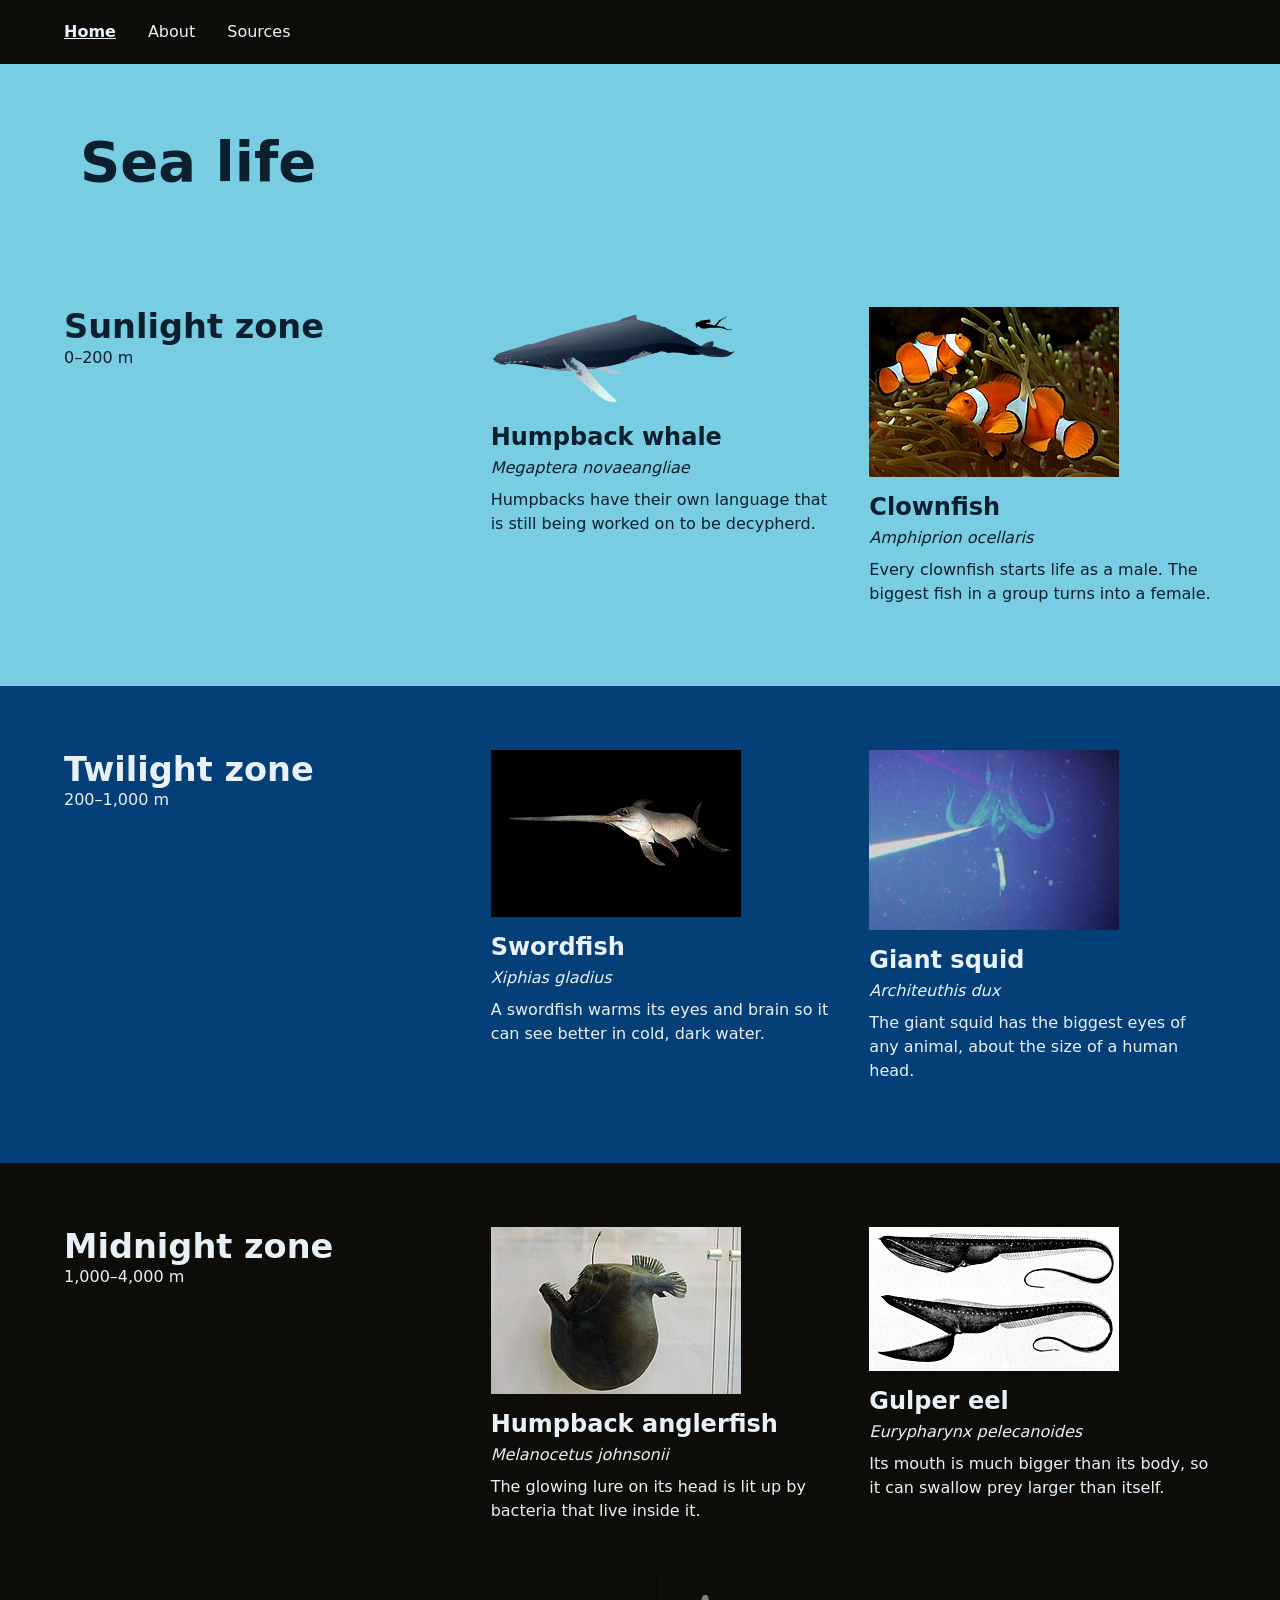
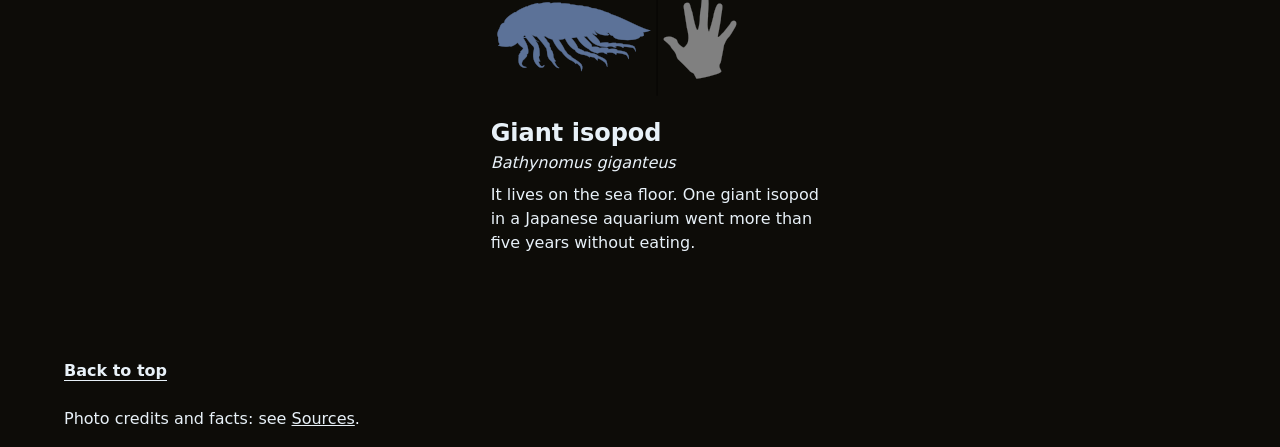
<file: index.html>
<!DOCTYPE html>
<html lang="en">
<head>
  <meta charset="UTF-8">
  <meta name="viewport" content="width=device-width, initial-scale=1.0">
  <title>Sea life</title>
  <link rel="stylesheet" href="css/style.css">
</head>
<body>
  <a href="#main" class="skip-link">Skip to content</a>

  <header class="site-header">
    <div class="site-header__inner">
      <nav class="site-nav" aria-label="Main">
        <ul>
          <li><a href="index.html" aria-current="page">Home</a></li>
          <li><a href="about.html">About</a></li>
          <li><a href="sources.html">Sources</a></li>
        </ul>
      </nav>
    </div>
  </header>

  <main id="main">
    <div class="intro">
      <h1>Sea life</h1>
    </div>

    <section id="sunlight" class="zone zone--sunlight" aria-labelledby="sunlight-heading">
      <div class="zone__inner">
        <div>
          <h2 id="sunlight-heading">Sunlight zone <span class="zone__depth">0–200 m</span></h2>
        </div>
        <div class="zone__species">
          <figure class="species" id="humpback-whale">
            <img src="img/Humpback_Whale.png" alt="Humpback whale">
            <figcaption>
              <h3>Humpback whale</h3>
              <p class="species__latin">Megaptera novaeangliae</p>
              <p>Humpbacks have their own language that is still being worked on to be decypherd.</p>
            </figcaption>
          </figure>
          <figure class="species" id="clownfish">
            <img src="img/Clownfish.png" alt="Clownfish">
            <figcaption>
              <h3>Clownfish</h3>
              <p class="species__latin">Amphiprion ocellaris</p>
              <p>Every clownfish starts life as a male. The biggest fish in a group turns into a female.</p>
            </figcaption>
          </figure>
        </div>
      </div>
    </section>

    <section id="twilight" class="zone zone--twilight" aria-labelledby="twilight-heading">
      <div class="zone__inner">
        <div>
          <h2 id="twilight-heading">Twilight zone <span class="zone__depth">200–1,000 m</span></h2>
        </div>
        <div class="zone__species">
          <figure class="species" id="swordfish">
            <img src="img/swordfish.png" alt="Swordfish">
            <figcaption>
              <h3>Swordfish</h3>
              <p class="species__latin">Xiphias gladius</p>
              <p>A swordfish warms its eyes and brain so it can see better in cold, dark water.</p>
            </figcaption>
          </figure>
          <figure class="species" id="giant-squid">
            <img src="img/giant_squid.png" alt="Giant squid">
            <figcaption>
              <h3>Giant squid</h3>
              <p class="species__latin">Architeuthis dux</p>
              <p>The giant squid has the biggest eyes of any animal, about the size of a human head.</p>
            </figcaption>
          </figure>
        </div>
      </div>
    </section>

    <section id="midnight" class="zone zone--midnight" aria-labelledby="midnight-heading">
      <div class="zone__inner">
        <div>
          <h2 id="midnight-heading">Midnight zone <span class="zone__depth">1,000–4,000 m</span></h2>
        </div>
        <div class="zone__species">
          <figure class="species" id="anglerfish">
            <img src="img/anglerfish.png" alt="Humpback anglerfish">
            <figcaption>
              <h3>Humpback anglerfish</h3>
              <p class="species__latin">Melanocetus johnsonii</p>
              <p>The glowing lure on its head is lit up by bacteria that live inside it.</p>
            </figcaption>
          </figure>
          <figure class="species" id="gulper-eel">
            <img src="img/pelican_eel.png" alt="Gulper eel">
            <figcaption>
              <h3>Gulper eel</h3>
              <p class="species__latin">Eurypharynx pelecanoides</p>
              <p>Its mouth is much bigger than its body, so it can swallow prey larger than itself.</p>
            </figcaption>
          </figure>
          <figure class="species" id="giant-isopod">
            <img src="img/isopod.png" alt="Giant isopod">
            <figcaption>
              <h3>Giant isopod</h3>
              <p class="species__latin">Bathynomus giganteus</p>
              <p>It lives on the sea floor. One giant isopod in a Japanese aquarium went more than five years without eating.</p>
            </figcaption>
          </figure>
        </div>
      </div>
    </section>
  </main>

  <footer class="site-footer">
    <div class="site-footer__inner">
      <a class="button" href="#main">Back to top</a>
      <p>Photo credits and facts: see <a href="sources.html">Sources</a>.</p>
    </div>
  </footer>
</body>
</html>
</file>
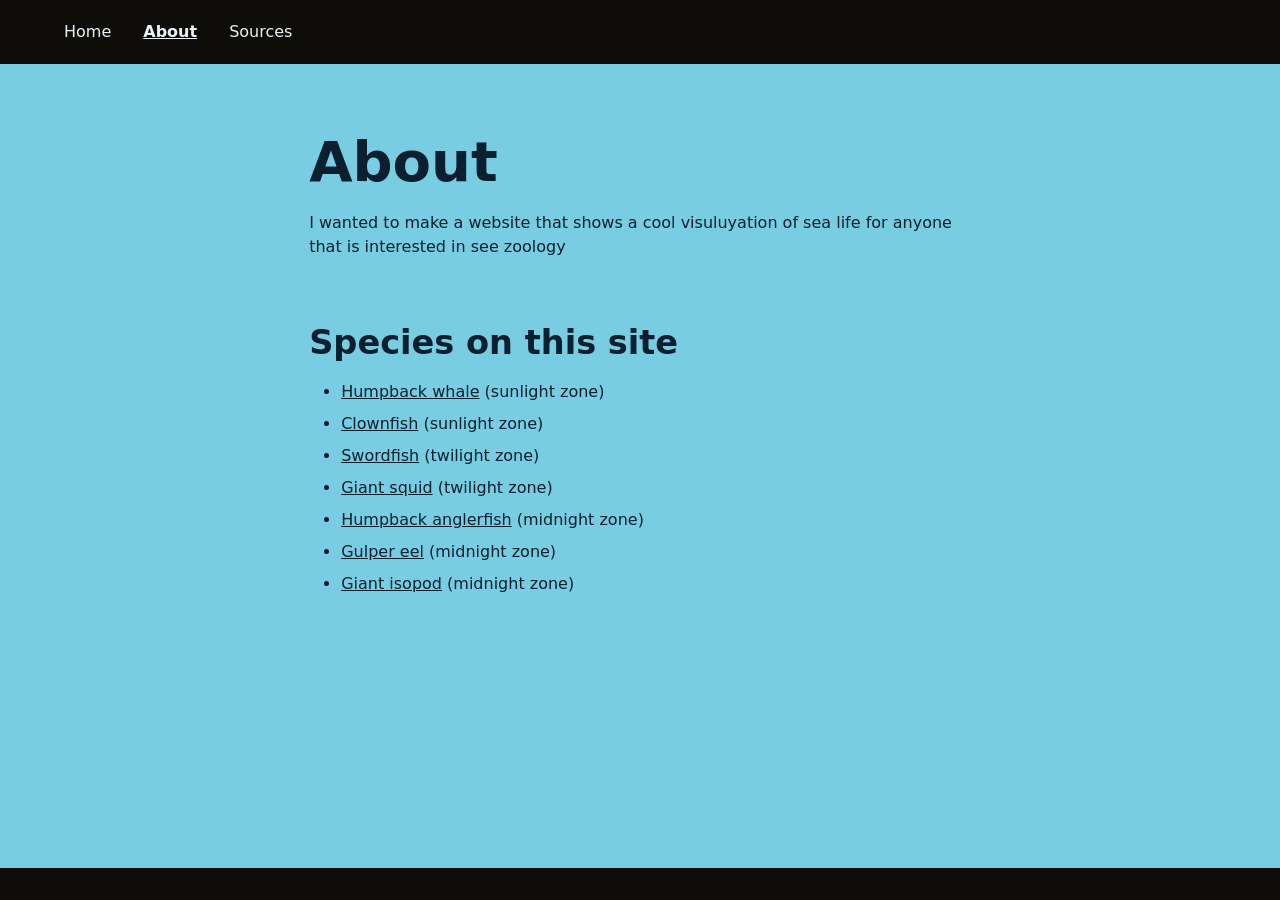
<file: about.html>
<!DOCTYPE html>
<html lang="en">
<head>
  <meta charset="UTF-8">
  <meta name="viewport" content="width=device-width, initial-scale=1.0">
  <title>About · Sea life</title>
  <link rel="stylesheet" href="css/style.css">
</head>
<body>
  <a href="#main" class="skip-link">Skip to content</a>

  <header class="site-header">
    <div class="site-header__inner">
      <nav class="site-nav" aria-label="Main">
        <ul>
          <li><a href="index.html">Home</a></li>
          <li><a href="about.html" aria-current="page">About</a></li>
          <li><a href="sources.html">Sources</a></li>
        </ul>
      </nav>
    </div>
  </header>

  <main id="main" class="page">
    <h1>About</h1>
    <p>I wanted to make a website that shows a cool visuluyation of sea life for anyone that is interested in see zoology</p>

    <h2>Species on this site</h2>
    <ul>
      <li><a href="index.html#humpback-whale">Humpback whale</a> (sunlight zone)</li>
      <li><a href="index.html#clownfish">Clownfish</a> (sunlight zone)</li>
      <li><a href="index.html#swordfish">Swordfish</a> (twilight zone)</li>
      <li><a href="index.html#giant-squid">Giant squid</a> (twilight zone)</li>
      <li><a href="index.html#anglerfish">Humpback anglerfish</a> (midnight zone)</li>
      <li><a href="index.html#gulper-eel">Gulper eel</a> (midnight zone)</li>
      <li><a href="index.html#giant-isopod">Giant isopod</a> (midnight zone)</li>
    </ul>
  </main>

  <footer class="site-footer">

  </footer>
</body>
</html>
</file>
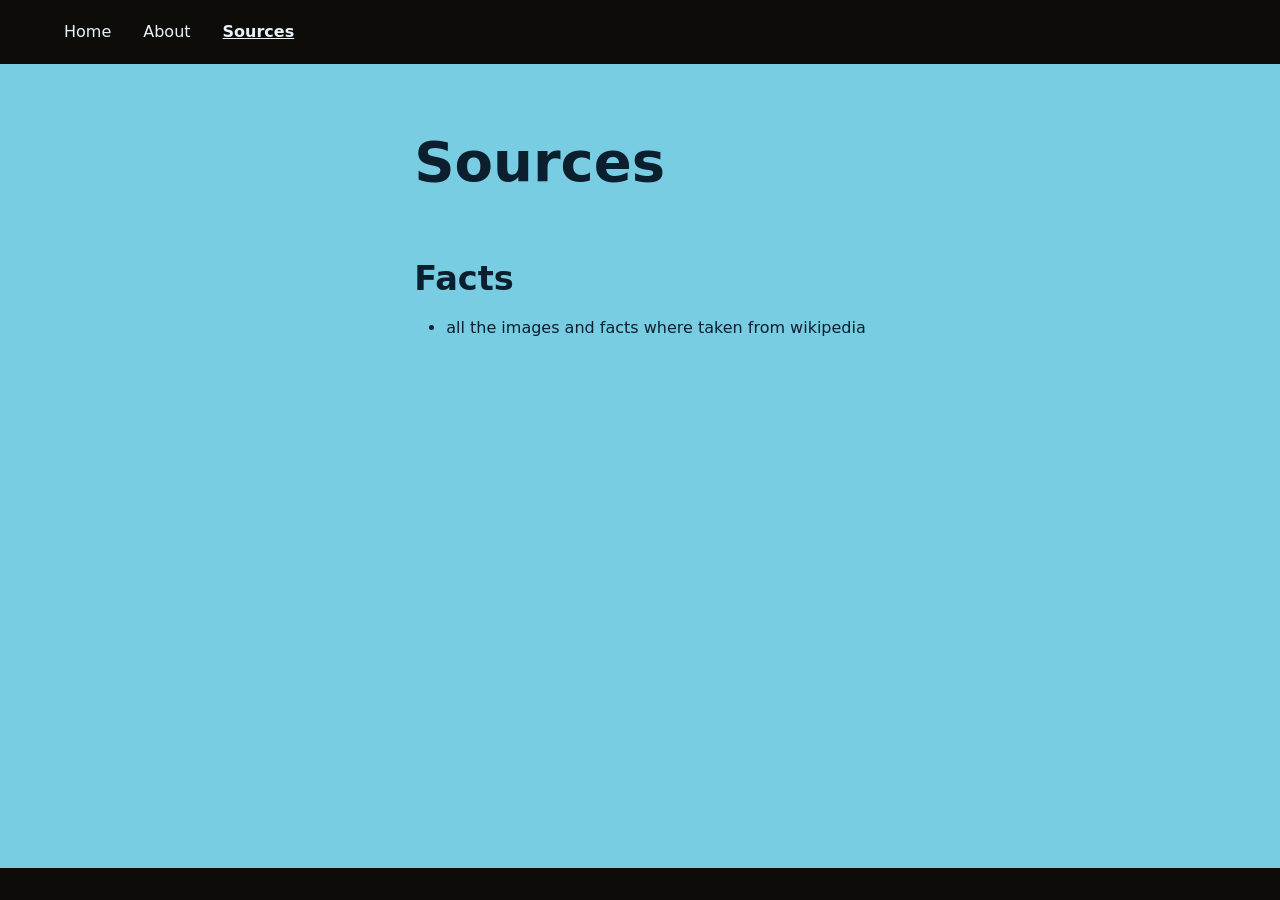
<file: sources.html>
<!DOCTYPE html>
<html lang="en">
<head>
  <meta charset="UTF-8">
  <meta name="viewport" content="width=device-width, initial-scale=1.0">
  <title>Sources · Sea life</title>
  <link rel="stylesheet" href="css/style.css">
</head>
<body>
  <a href="#main" class="skip-link">Skip to content</a>

  <header class="site-header">
    <div class="site-header__inner">
      <nav class="site-nav" aria-label="Main">
        <ul>
          <li><a href="index.html">Home</a></li>
          <li><a href="about.html">About</a></li>
          <li><a href="sources.html" aria-current="page">Sources</a></li>
        </ul>
      </nav>
    </div>
  </header>

  <main id="main" class="page">
    <h1>Sources</h1>

    <h2>Facts</h2>
    <ul>
      <li>all the images and facts where taken from wikipedia</li>
  
    </ul>


  </main>

  <footer class="site-footer">

  </footer>
</body>
</html>
</file>
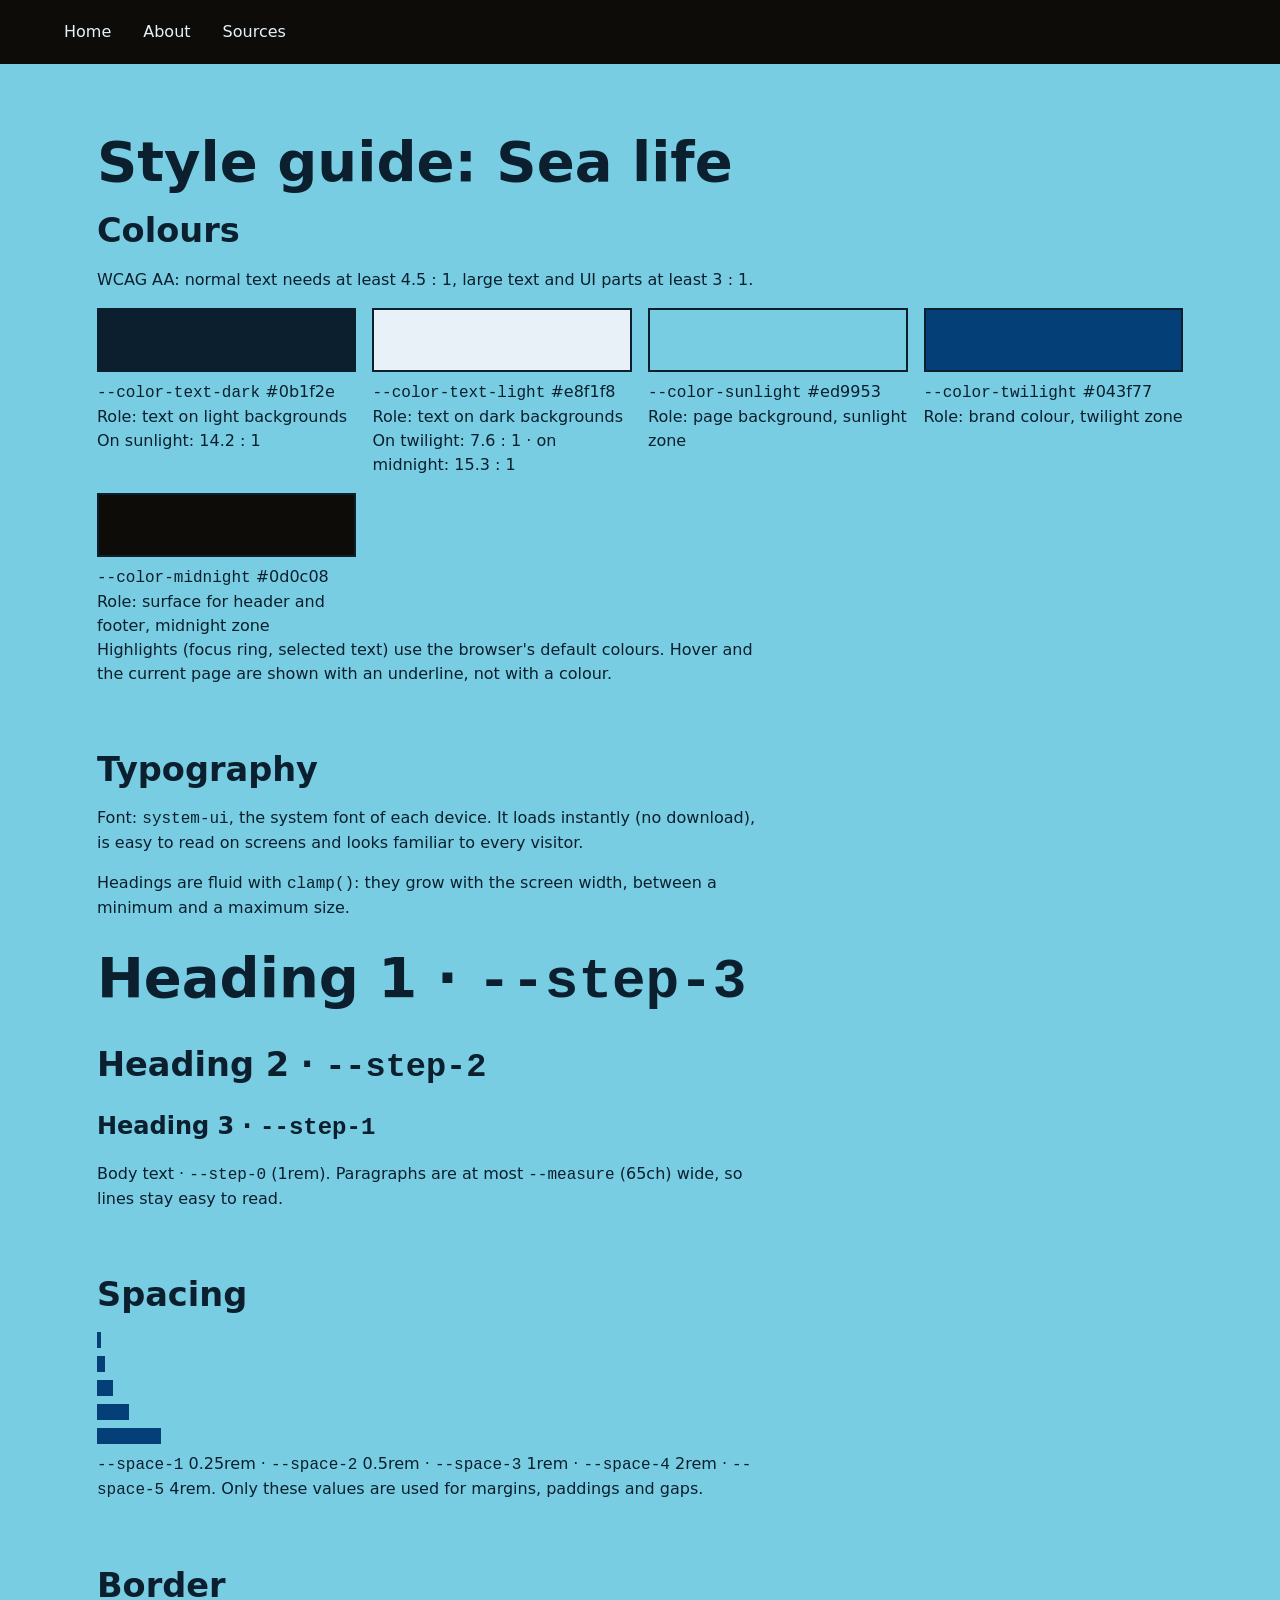
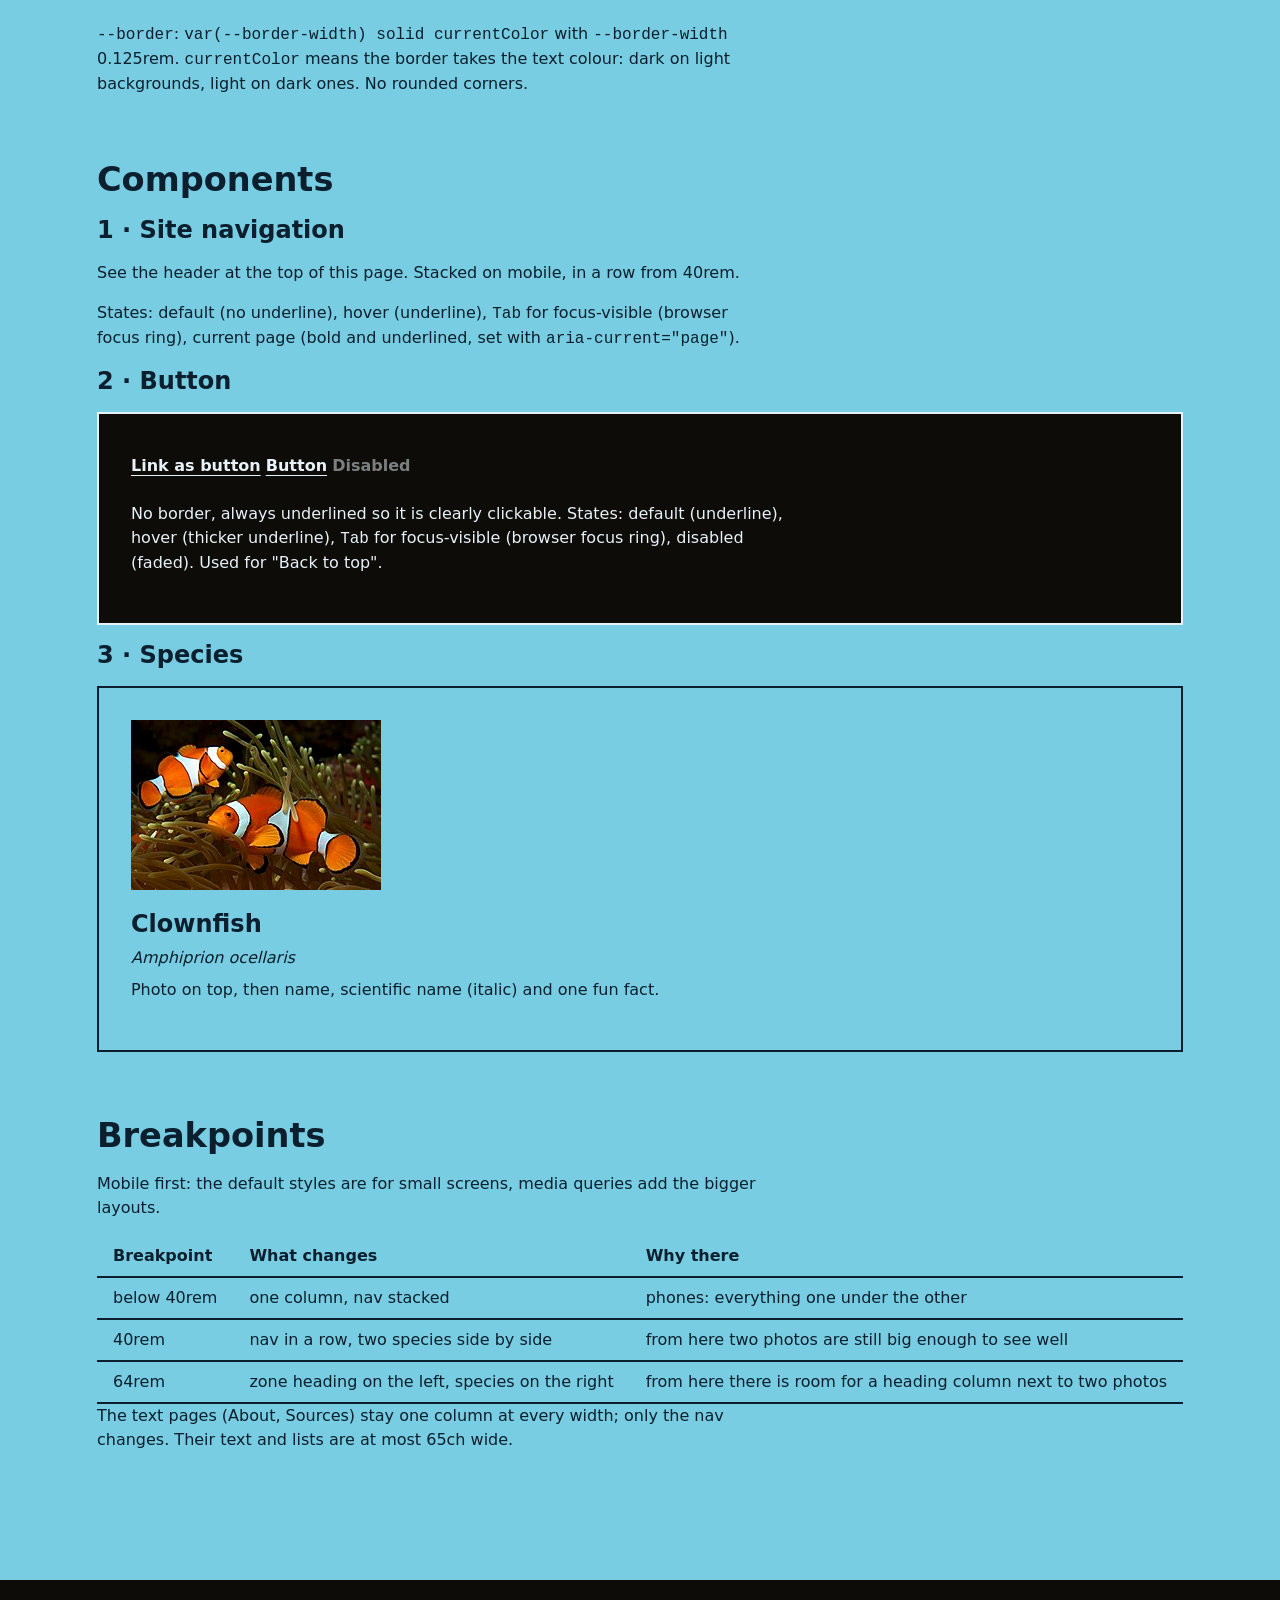
<file: styleguide.html>
<!DOCTYPE html>
<html lang="en">
<head>
  <meta charset="UTF-8">
  <meta name="viewport" content="width=device-width, initial-scale=1.0">
  <title>Style guide · Sea life</title>
  <link rel="stylesheet" href="css/style.css">
  <style>
    .guide { max-width: var(--content-width); margin-inline: auto; padding: var(--space-5) var(--space-3); }
    .guide > section { margin-bottom: var(--space-5); }
    .swatches {
      list-style: none; margin: 0; padding: 0;
      display: grid; grid-template-columns: repeat(auto-fill, minmax(14rem, 1fr)); gap: var(--space-3);
    }
    .swatch div { height: var(--space-5); border: var(--border); }
    .swatch p { margin: var(--space-2) 0 0; }
    .spaces div { background: var(--color-twilight); height: var(--space-3); margin-bottom: var(--space-2); }
    .demo { padding: var(--space-4); margin-bottom: var(--space-3); border: var(--border); }
    .demo--dark { background: var(--color-midnight); color: var(--color-text-light); }
    table { border-collapse: collapse; }
    th, td { text-align: left; padding: var(--space-2) var(--space-3); border-bottom: var(--border); }
  </style>
</head>
<body>
  <a href="#main" class="skip-link">Skip to content</a>

  <header class="site-header">
    <div class="site-header__inner">
      <nav class="site-nav" aria-label="Main">
        <ul>
          <li><a href="index.html">Home</a></li>
          <li><a href="about.html">About</a></li>
          <li><a href="sources.html">Sources</a></li>
        </ul>
      </nav>
    </div>
  </header>

  <main id="main" class="guide">
    <h1>Style guide: Sea life</h1>

    <section aria-labelledby="colours">
      <h2 id="colours">Colours</h2>
      <p>WCAG AA: normal text needs at least 4.5&nbsp;:&nbsp;1, large text and UI parts at least 3&nbsp;:&nbsp;1.</p>
      <ul class="swatches">
        <li class="swatch">
          <div style="background: var(--color-text-dark)"></div>
          <p><code>--color-text-dark</code> #0b1f2e<br>Role: text on light backgrounds<br>On sunlight: 14.2&nbsp;:&nbsp;1</p>
        </li>
        <li class="swatch">
          <div style="background: var(--color-text-light)"></div>
          <p><code>--color-text-light</code> #e8f1f8<br>Role: text on dark backgrounds<br>On twilight: 7.6&nbsp;:&nbsp;1 · on midnight: 15.3&nbsp;:&nbsp;1</p>
        </li>
        <li class="swatch">
          <div style="background: var(--color-sunlight)"></div>
          <p><code>--color-sunlight</code> #ed9953<br>Role: page background, sunlight zone</p>
        </li>
        <li class="swatch">
          <div style="background: var(--color-twilight)"></div>
          <p><code>--color-twilight</code> #043f77<br>Role: brand colour, twilight zone</p>
        </li>
        <li class="swatch">
          <div style="background: var(--color-midnight)"></div>
          <p><code>--color-midnight</code> #0d0c08<br>Role: surface for header and footer, midnight zone</p>
        </li>
      </ul>
      <p>Highlights (focus ring, selected text) use the browser's default colours. Hover and the current page are shown with an underline, not with a colour.</p>
    </section>

    <section aria-labelledby="type">
      <h2 id="type">Typography</h2>
      <p>Font: <code>system-ui</code>, the system font of each device. It loads instantly (no download), is easy to read on screens and looks familiar to every visitor.</p>
      <p>Headings are fluid with <code>clamp()</code>: they grow with the screen width, between a minimum and a maximum size.</p>
      <p style="font-size: var(--step-3); font-weight: 700;">Heading 1 · <code>--step-3</code></p>
      <p style="font-size: var(--step-2); font-weight: 700;">Heading 2 · <code>--step-2</code></p>
      <p style="font-size: var(--step-1); font-weight: 700;">Heading 3 · <code>--step-1</code></p>
      <p>Body text · <code>--step-0</code> (1rem). Paragraphs are at most <code>--measure</code> (65ch) wide, so lines stay easy to read.</p>
    </section>

    <section aria-labelledby="space">
      <h2 id="space">Spacing</h2>
      <div class="spaces">
        <div style="width: var(--space-1)"></div>
        <div style="width: var(--space-2)"></div>
        <div style="width: var(--space-3)"></div>
        <div style="width: var(--space-4)"></div>
        <div style="width: var(--space-5)"></div>
      </div>
      <p><code>--space-1</code> 0.25rem · <code>--space-2</code> 0.5rem · <code>--space-3</code> 1rem · <code>--space-4</code> 2rem · <code>--space-5</code> 4rem. Only these values are used for margins, paddings and gaps.</p>
    </section>

    <section aria-labelledby="border">
      <h2 id="border">Border</h2>
      <p><code>--border</code>: <code>var(--border-width) solid currentColor</code> with <code>--border-width</code> 0.125rem. <code>currentColor</code> means the border takes the text colour: dark on light backgrounds, light on dark ones. No rounded corners.</p>
    </section>

    <section aria-labelledby="components">
      <h2 id="components">Components</h2>

      <h3>1 · Site navigation</h3>
      <p>See the header at the top of this page. Stacked on mobile, in a row from 40rem.</p>
      <p>States: default (no underline), hover (underline), <kbd>Tab</kbd> for focus-visible (browser focus ring), current page (bold and underlined, set with <code>aria-current="page"</code>).</p>

      <h3>2 · Button</h3>
      <div class="demo demo--dark">
        <p>
          <a class="button" href="#components">Link as button</a>
          <button class="button" type="button">Button</button>
          <button class="button" type="button" disabled>Disabled</button>
        </p>
        <p>No border, always underlined so it is clearly clickable. States: default (underline), hover (thicker underline), <kbd>Tab</kbd> for focus-visible (browser focus ring), disabled (faded). Used for "Back to top".</p>
      </div>

      <h3>3 · Species</h3>
      <div class="demo">
        <figure class="species">
          <img src="img/Clownfish.png" alt="Clownfish">
          <figcaption>
            <p style="font-size: var(--step-1); font-weight: 700; margin-bottom: var(--space-1);">Clownfish</p>
            <p class="species__latin">Amphiprion ocellaris</p>
            <p>Photo on top, then name, scientific name (italic) and one fun fact.</p>
          </figcaption>
        </figure>
      </div>
    </section>

    <section aria-labelledby="breakpoints">
      <h2 id="breakpoints">Breakpoints</h2>
      <p>Mobile first: the default styles are for small screens, media queries add the bigger layouts.</p>
      <table>
        <thead>
          <tr><th scope="col">Breakpoint</th><th scope="col">What changes</th><th scope="col">Why there</th></tr>
        </thead>
        <tbody>
          <tr><td>below 40rem</td><td>one column, nav stacked</td><td>phones: everything one under the other</td></tr>
          <tr><td>40rem</td><td>nav in a row, two species side by side</td><td>from here two photos are still big enough to see well</td></tr>
          <tr><td>64rem</td><td>zone heading on the left, species on the right</td><td>from here there is room for a heading column next to two photos</td></tr>
        </tbody>
      </table>
      <p>The text pages (About, Sources) stay one column at every width; only the nav changes. Their text and lists are at most 65ch wide.</p>
    </section>
  </main>

  <footer class="site-footer">
    <div class="site-footer__inner">
      <a class="button" href="#main">Back to top</a>
    </div>
  </footer>
</body>
</html>
</file>
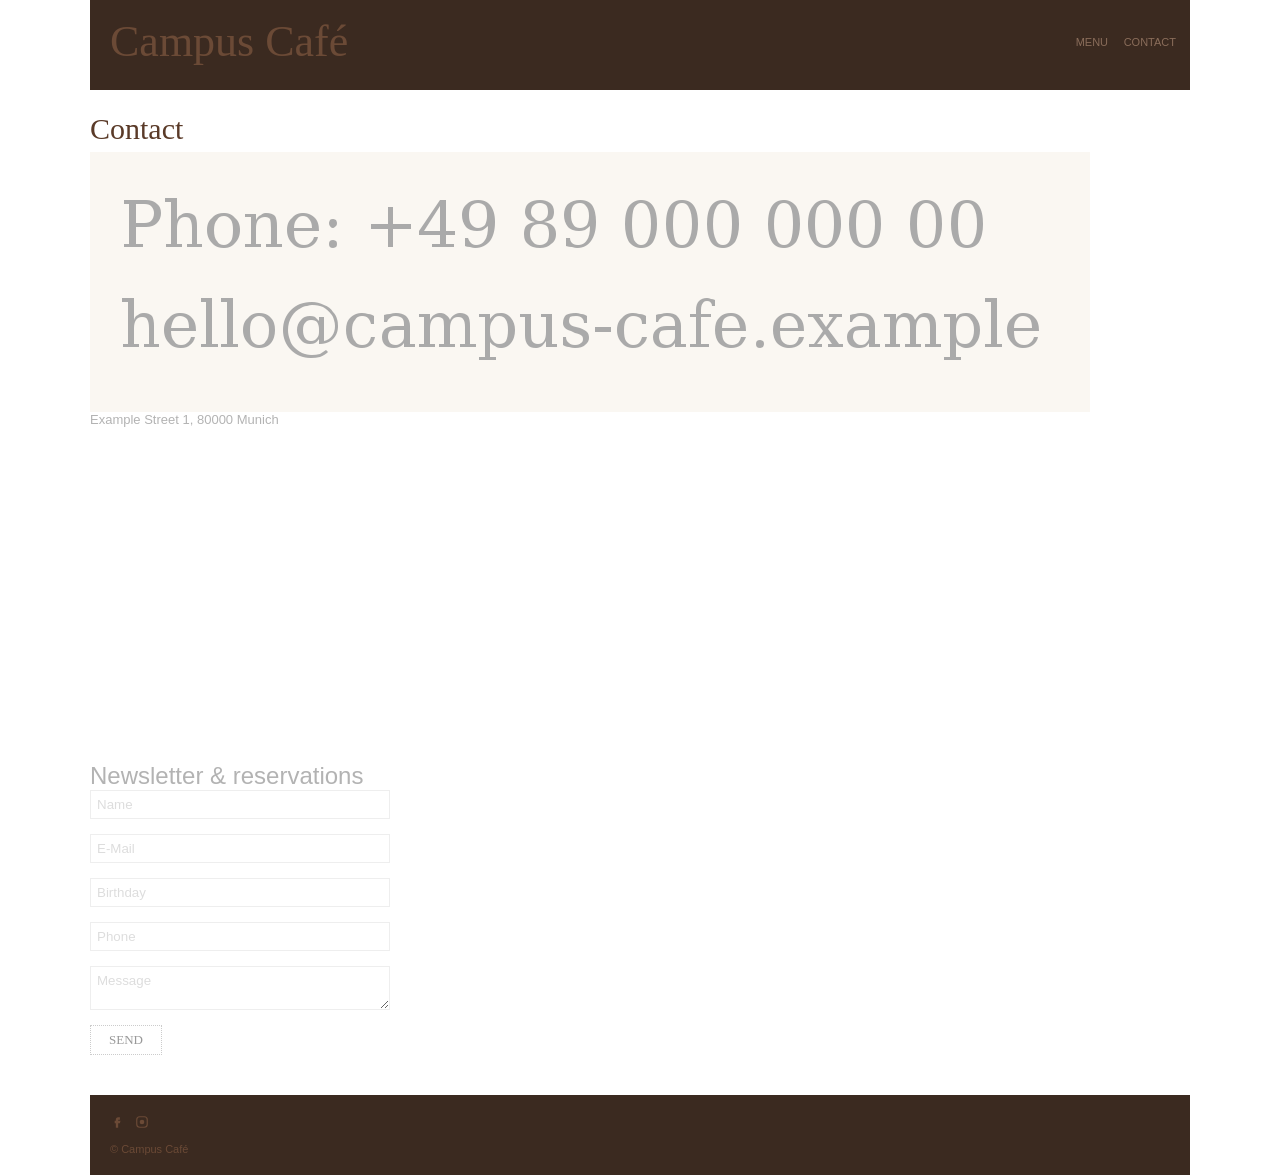
<file: epa2-starter/contact.html>
<html>
<head>
<meta charset="utf-8">
<title>Home</title>
<link rel="stylesheet" href="before.css">
</head>
<body>
<!-- EPA 2 starter kit (CM-501). Built badly ON PURPOSE. Repair it: see epa2-assessment-brief. -->
<div id="wrap">
  <div class="top">
    <div class="logo">Campus Café</div>
    <div class="nav">
      <div onclick="location.href='menu.html'">MENU</div>
      <div onclick="location.href='contact.html'">CONTACT</div>
    </div>
  </div>
  <h1 class="h">Contact</h1>
  <img src="img/contact.png">
  <div>Example Street 1, 80000 Munich</div>
  <br>
  <iframe src="https://maps.google.com/maps?q=Munich&z=12&output=embed" width="1100" height="320" style="border:0"></iframe>

  <div class="h" style="font-size:24px">Newsletter &amp; reservations</div>
  <form action="https://campus-cafe.example/subscribe" method="get">
    <input type="text" name="name" placeholder="Name"><br><br>
    <input type="text" name="email" placeholder="E-Mail"><br><br>
    <input type="text" name="birthday" placeholder="Birthday"><br><br>
    <input type="text" name="phone" placeholder="Phone"><br><br>
    <textarea name="msg" placeholder="Message"></textarea><br><br>
    <div class="btn2" onclick="this.closest('form').submit()">Send</div>
  </form>
  <div class="foot">
    <a href="#"><svg viewBox="0 0 24 24"><path d="M14 8h3V4h-3c-2.8 0-4 1.7-4 4v2H8v4h2v8h4v-8h3l1-4h-4V8.5c0-.4.2-.5.5-.5z"/></svg></a>
    <a href="#"><svg viewBox="0 0 24 24"><circle cx="12" cy="12" r="4"/><rect x="3" y="3" width="18" height="18" rx="5" fill="none" stroke="#6b4a36" stroke-width="2"/></svg></a>
    <br><br>© Campus Café
  </div>
</div>
</body>
</html>
</file>
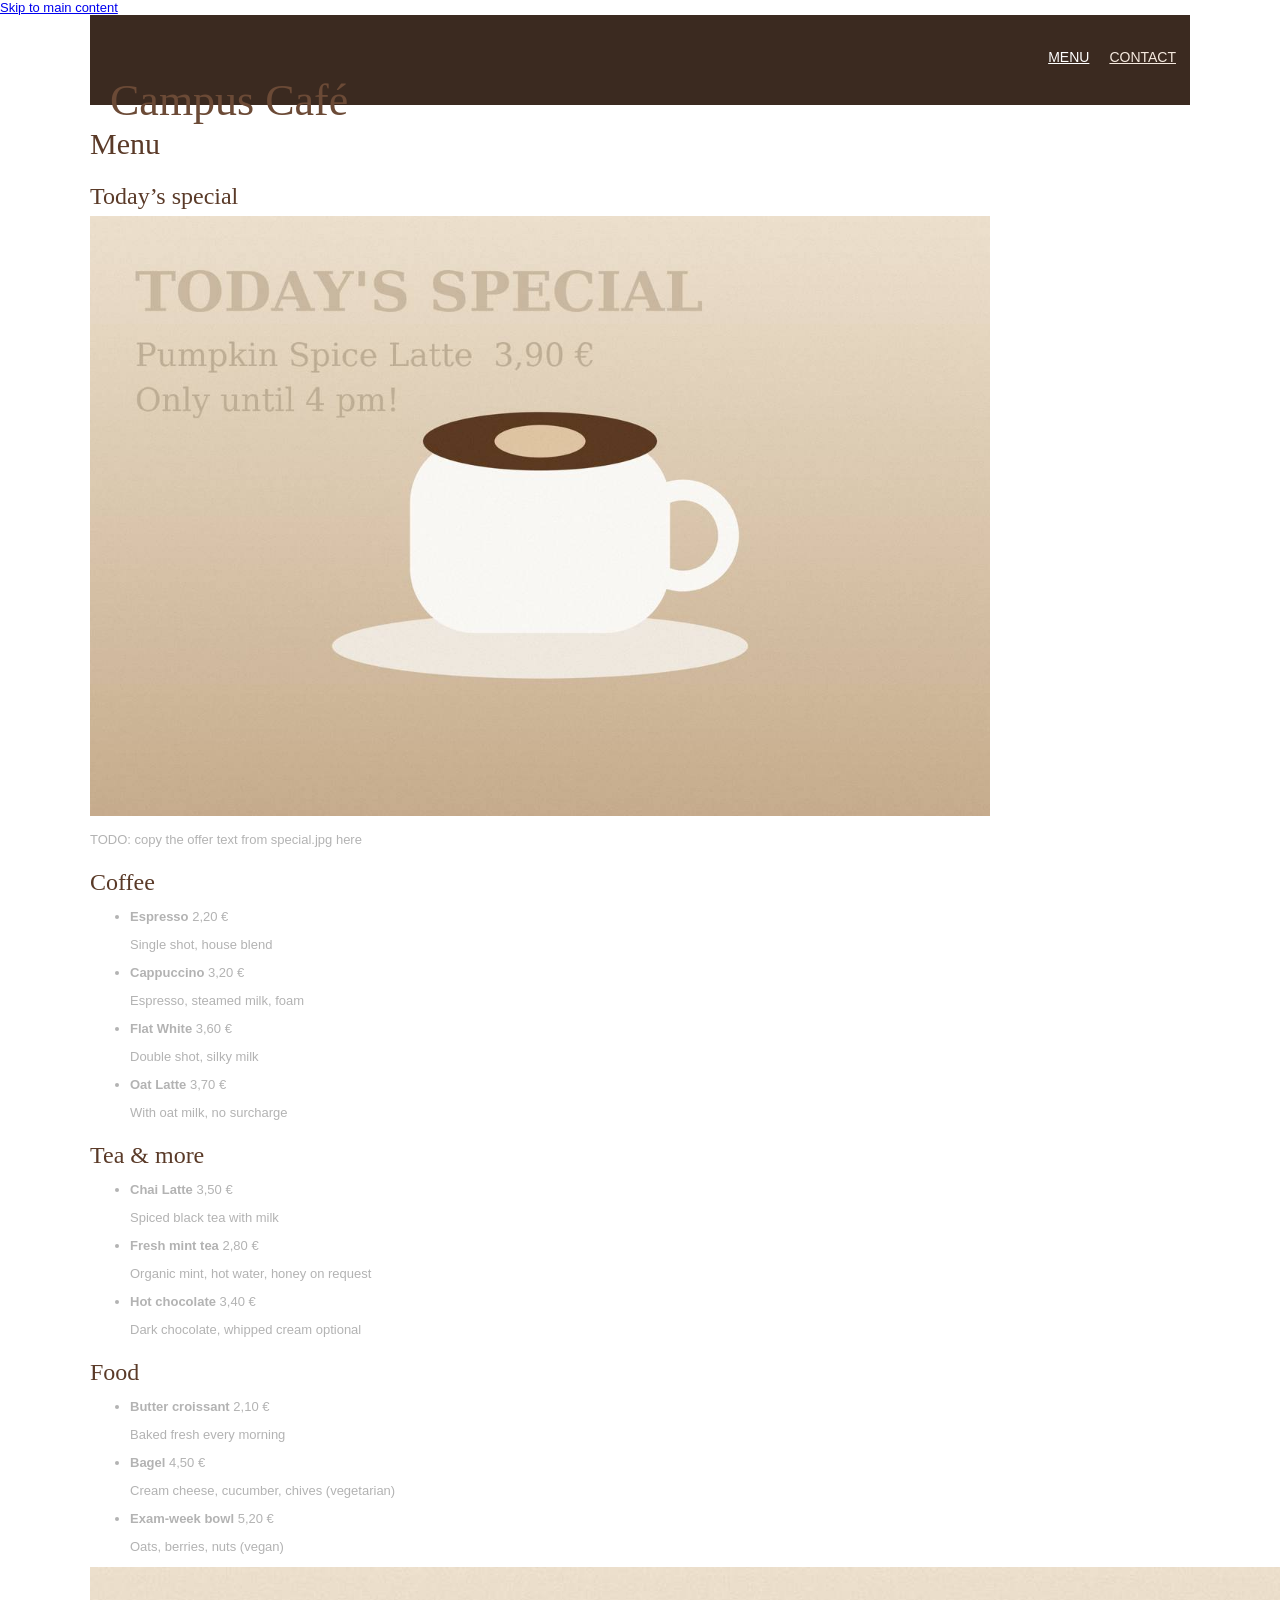
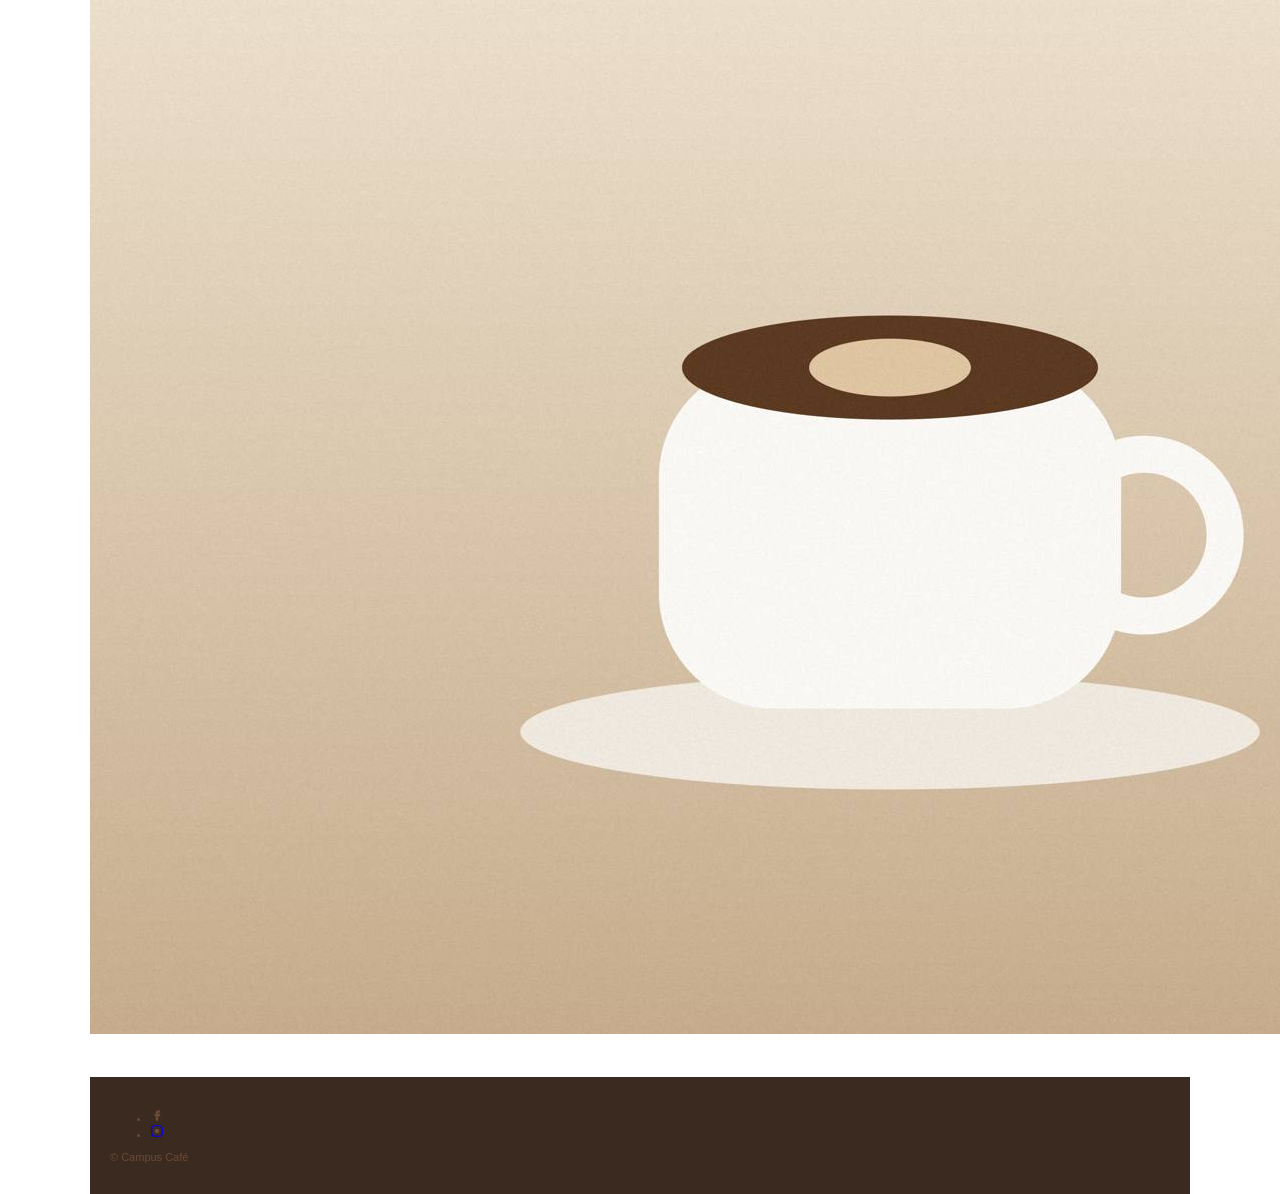
<file: epa2-starter/menu.html>
<!DOCTYPE html>
<html lang="en">
<head>
  <meta charset="utf-8">
  <meta name="viewport" content="width=device-width, initial-scale=1">
  <title>Menu – Campus Café</title>
  <link rel="stylesheet" href="before.css">
</head>
<body>
  <a class="skip-link" href="#main">Skip to main content</a>

  <div id="wrap">
    <header class="top">
      <p class="logo">Campus Café</p>
      <nav class="nav" aria-label="Main">
        <ul>
          <li><a href="menu.html" aria-current="page">MENU</a></li>
          <li><a href="contact.html">CONTACT</a></li>
        </ul>
      </nav>
    </header>

    <main id="main">
      <h1 class="h">Menu</h1>

      <section aria-labelledby="special-heading">
        <h2 class="h" id="special-heading">Today’s special</h2>
        <img src="img/special.jpg" width="900" alt=""> <!-- TODO: decide alt -->
        <p>TODO: copy the offer text from special.jpg here</p>
      </section>

      <div class="menu-columns">
        <section aria-labelledby="coffee-heading">
          <h2 class="h" id="coffee-heading">Coffee</h2>
          <ul class="menu-list">
            <li>
              <p><strong>Espresso</strong> <span class="price">2,20 €</span></p>
              <p class="desc">Single shot, house blend</p>
            </li>
            <li>
              <p><strong>Cappuccino</strong> <span class="price">3,20 €</span></p>
              <p class="desc">Espresso, steamed milk, foam</p>
            </li>
            <li>
              <p><strong>Flat White</strong> <span class="price">3,60 €</span></p>
              <p class="desc">Double shot, silky milk</p>
            </li>
            <li>
              <p><strong>Oat Latte</strong> <span class="price">3,70 €</span></p>
              <p class="desc">With oat milk, no surcharge</p>
            </li>
          </ul>
        </section>

        <section aria-labelledby="tea-heading">
          <h2 class="h" id="tea-heading">Tea &amp; more</h2>
          <ul class="menu-list">
            <li>
              <p><strong>Chai Latte</strong> <span class="price">3,50 €</span></p>
              <p class="desc">Spiced black tea with milk</p>
            </li>
            <li>
              <p><strong>Fresh mint tea</strong> <span class="price">2,80 €</span></p>
              <p class="desc">Organic mint, hot water, honey on request</p>
            </li>
            <li>
              <p><strong>Hot chocolate</strong> <span class="price">3,40 €</span></p>
              <p class="desc">Dark chocolate, whipped cream optional</p>
            </li>
          </ul>
        </section>

        <section aria-labelledby="food-heading">
          <h2 class="h" id="food-heading">Food</h2>
          <ul class="menu-list">
            <li>
              <p><strong>Butter croissant</strong> <span class="price">2,10 €</span></p>
              <p class="desc">Baked fresh every morning</p>
            </li>
            <li>
              <p><strong>Bagel</strong> <span class="price">4,50 €</span></p>
              <p class="desc">Cream cheese, cucumber, chives (vegetarian)</p>
            </li>
            <li>
              <p><strong>Exam-week bowl</strong> <span class="price">5,20 €</span></p>
              <p class="desc">Oats, berries, nuts (vegan)</p>
            </li>
          </ul>
        </section>
      </div>

      <img src="img/latte.jpg" class="wide" alt=""> <!-- TODO: decide alt -->
    </main>

    <footer class="foot">
      <ul class="social">
        <li>
          <a href="https://www.facebook.com/" aria-label="Campus Café on Facebook">
            <svg aria-hidden="true" focusable="false" viewBox="0 0 24 24"><path d="M14 8h3V4h-3c-2.8 0-4 1.7-4 4v2H8v4h2v8h4v-8h3l1-4h-4V8.5c0-.4.2-.5.5-.5z"/></svg>
          </a>
        </li>
        <li>
          <a href="https://www.instagram.com/" aria-label="Campus Café on Instagram">
            <svg aria-hidden="true" focusable="false" viewBox="0 0 24 24"><circle cx="12" cy="12" r="4"/><rect x="3" y="3" width="18" height="18" rx="5" fill="none" stroke="currentColor" stroke-width="2"/></svg>
          </a>
        </li>
      </ul>
      <p>© Campus Café</p>
    </footer>
  </div>
</body>
</html>
</file>
<file: css/style.css>
/* =========================================================
   Sea life · style.css
   One stylesheet for every page. All values come from the
   tokens in section 1 (documented in styleguide.html).
   ========================================================= */

/* ---------- 1 · TOKENS ---------- */
:root {
  /* colours */
  --color-text-dark:  #0b1f2e; /* text on light backgrounds */
  --color-text-light: #e8f1f8; /* text on dark backgrounds */
  --color-sunlight:   #78cde2; /* page background + sunlight zone */
  --color-twilight:   #043f77; /* brand colour + twilight zone */
  --color-midnight:   #0d0c08; /* surface: header, footer, midnight zone */

  /* typography */
  --font-body: system-ui, sans-serif;
  --step-0: 1rem;                                   /* body text */
  --step-1: clamp(1.2rem, 1.1rem + 0.5vw, 1.5rem);  /* h3 */
  --step-2: clamp(1.5rem, 1.3rem + 1vw, 2.25rem);   /* h2 */
  --step-3: clamp(2rem, 1.6rem + 2.5vw, 3.5rem);    /* h1 */

  /* spacing */
  --space-1: 0.25rem;
  --space-2: 0.5rem;
  --space-3: 1rem;
  --space-4: 2rem;
  --space-5: 4rem;

  /* sizes */
  --measure: 65ch;          /* readable line length */
  --content-width: 72rem;   /* max width of the content */

  /* border: takes the text colour, so it works on light and dark */
  --border-width: 0.125rem;
  --border: var(--border-width) solid currentColor;
}

/* ---------- 2 · BASE ---------- */
*, *::before, *::after { box-sizing: border-box; }

body {
  margin: 0;
  min-height: 100vh;
  display: grid;                          /* page layout: header / main / footer */
  grid-template-rows: auto 1fr auto;
  font-family: var(--font-body);
  font-size: var(--step-0);
  line-height: 1.5;
  color: var(--color-text-dark);
  background: var(--color-sunlight);
}

h1, h2, h3 { line-height: 1.2; margin: 0 0 var(--space-3); }
h1 { font-size: var(--step-3); }
h2 { font-size: var(--step-2); }
h3 { font-size: var(--step-1); }

p { max-width: var(--measure); margin: 0 0 var(--space-3); }

a { color: inherit; }

img {
  display: block;
  max-width: 100%;   /* photos never get wider than their column */
  height: auto;
}

/* focus: the browser's default focus ring is used (no custom colour) */

/* skip link: hidden until it gets keyboard focus */
.skip-link {
  position: absolute;
  left: var(--space-3);
  top: -100%;
  padding: var(--space-2) var(--space-3);
  background: var(--color-sunlight);
  color: var(--color-text-dark);
  border: var(--border);
}
.skip-link:focus { top: var(--space-3); }

/* ---------- 3 · COMPONENTS ---------- */

/* 3.1 Site navigation */
.site-header,
.site-footer {
  background: var(--color-midnight);
  color: var(--color-text-light);
  padding: var(--space-3);
}

.site-header__inner,
.site-footer__inner {
  max-width: var(--content-width);
  margin-inline: auto;
}

.site-nav ul {
  list-style: none;
  margin: 0;
  padding: 0;
  display: flex;
  flex-direction: column;     /* mobile: stacked */
  gap: var(--space-2);
}

.site-nav a {
  display: inline-block;
  padding: var(--space-1) 0;
  text-decoration: none;
}
.site-nav a:hover { text-decoration: underline; }
.site-nav a[aria-current="page"] {
  font-weight: 700;
  text-decoration: underline;
}

/* 3.2 Button (also used for links that look like buttons):
   no border, always underlined so it is clearly clickable */
.button {
  display: inline-block;
  padding: var(--space-2) 0;            /* bigger click area, text lines up on the left */
  border: 0;
  background: transparent;
  color: inherit;
  font: inherit;
  font-weight: 600;
  text-decoration: underline;
  text-underline-offset: var(--space-1);
  cursor: pointer;
}
.button:hover { text-decoration-thickness: var(--border-width); }  /* thicker underline */
.button:disabled { opacity: 0.5; cursor: not-allowed; text-decoration: none; }

/* 3.3 Species (photo with text underneath) */
.species { margin: 0; }
.species figcaption { padding-top: var(--space-3); }
.species h3 { margin-bottom: var(--space-1); }
.species__latin { font-style: italic; margin-bottom: var(--space-2); }

/* ---------- 4 · PAGE SECTIONS ---------- */

.intro {
  max-width: var(--content-width);
  margin-inline: auto;
  padding: var(--space-5) var(--space-3) var(--space-4);
}

.zone { padding: var(--space-5) var(--space-3); }

.zone__inner {
  max-width: var(--content-width);
  margin-inline: auto;
  display: grid;
  gap: var(--space-4);
}

.zone__depth {
  display: block;
  font-size: var(--step-0);
  font-weight: 400;
}

.zone__species {
  display: grid;
  gap: var(--space-4);
}

/* zone colours: the page gets darker as you go deeper */
.zone--sunlight { background: var(--color-sunlight); color: var(--color-text-dark); }
.zone--twilight { background: var(--color-twilight); color: var(--color-text-light); }
.zone--midnight { background: var(--color-midnight); color: var(--color-text-light); }

.site-footer p { margin: var(--space-3) 0 0; }

/* simple text pages (about, sources) */
.page {
  max-width: var(--content-width);
  margin-inline: auto;
  padding: var(--space-5) var(--space-3);
}

.page h2 { margin-top: var(--space-5); }  /* clear gap before each new part */

.page ul {
  max-width: var(--measure);      /* same 65ch line length as paragraphs */
  padding-left: var(--space-4);   /* bullets line up under the heading text */
}

.page li { margin-bottom: var(--space-2); }  /* space between list items */

/* ---------- 5 · BREAKPOINTS (mobile first) ---------- */

/* 40rem: room for two photos side by side */
@media (min-width: 40rem) {
  .site-nav ul { flex-direction: row; gap: var(--space-4); }
  .zone__species { grid-template-columns: 1fr 1fr; }
}

/* 64rem: room for the zone heading next to the photos */
@media (min-width: 64rem) {
  .zone__inner { grid-template-columns: 1fr 2fr; gap: var(--space-5); }
}
</file>
<file: epa2-starter/before.css>
/* EPA 2 starter kit: styles of the Campus Café "before" version. Built badly ON PURPOSE. */
* { outline: none !important; }
body { margin: 0; background: #fff; font-family: 'Raleway', 'Helvetica Neue', Arial, sans-serif; font-weight: 200; font-size: 13px; color: #b3b3b3; }
#wrap { width: 1100px; margin: 0 auto; }
.top { background: #3b2a20; height: 90px; position: relative; }
.logo { font-family: 'Lobster', 'Brush Script MT', cursive; font-size: 44px; color: #6b4a36; position: absolute; left: 20px; top: 16px; }
.nav { position: absolute; right: 10px; top: 34px; }

/* replace the old .nav and .nav div rules with: */
.top nav { position: absolute; right: 10px; top: 34px; }
.top nav ul { list-style: none; margin: 0; padding: 0; display: flex; gap: 12px; }
.top nav a { color: #f5e9de; font-size: 14px; padding: 2px 4px; }
.top nav a:hover,
.top nav a[aria-current="page"] { color: #fff; text-decoration: underline; }

/* the heading styles, now on elements instead of .h */
h1, h2 { font-family: 'Lobster', 'Brush Script MT', cursive; font-weight: normal; color: #5a3a28; }
h1 { font-size: 30px; margin: 22px 0 6px; }
h2 { font-size: 24px; margin: 22px 0 6px; }

.nav div { display: inline-block; margin-left: 4px; padding: 2px 4px; font-size: 11px; color: #8a6d5a; cursor: pointer; }
.nav div:hover { color: #fff; }
.btn2 { display: inline-block; border: 1px dotted #ccc; color: #999; padding: 6px 18px; font-family: Georgia, serif; text-transform: uppercase; cursor: pointer; }
table.layout td { vertical-align: top; padding: 4px 18px 4px 0; }
.foot { background: #3b2a20; color: #6b4a36; padding: 20px; margin-top: 40px; font-size: 11px; }
.foot svg { width: 14px; height: 14px; fill: #6b4a36; margin-right: 8px; }
input, textarea { border: 1px solid #eee; padding: 6px; width: 300px; color: #bbb; font-family: inherit; }
::placeholder { color: #ddd; }
</file>
